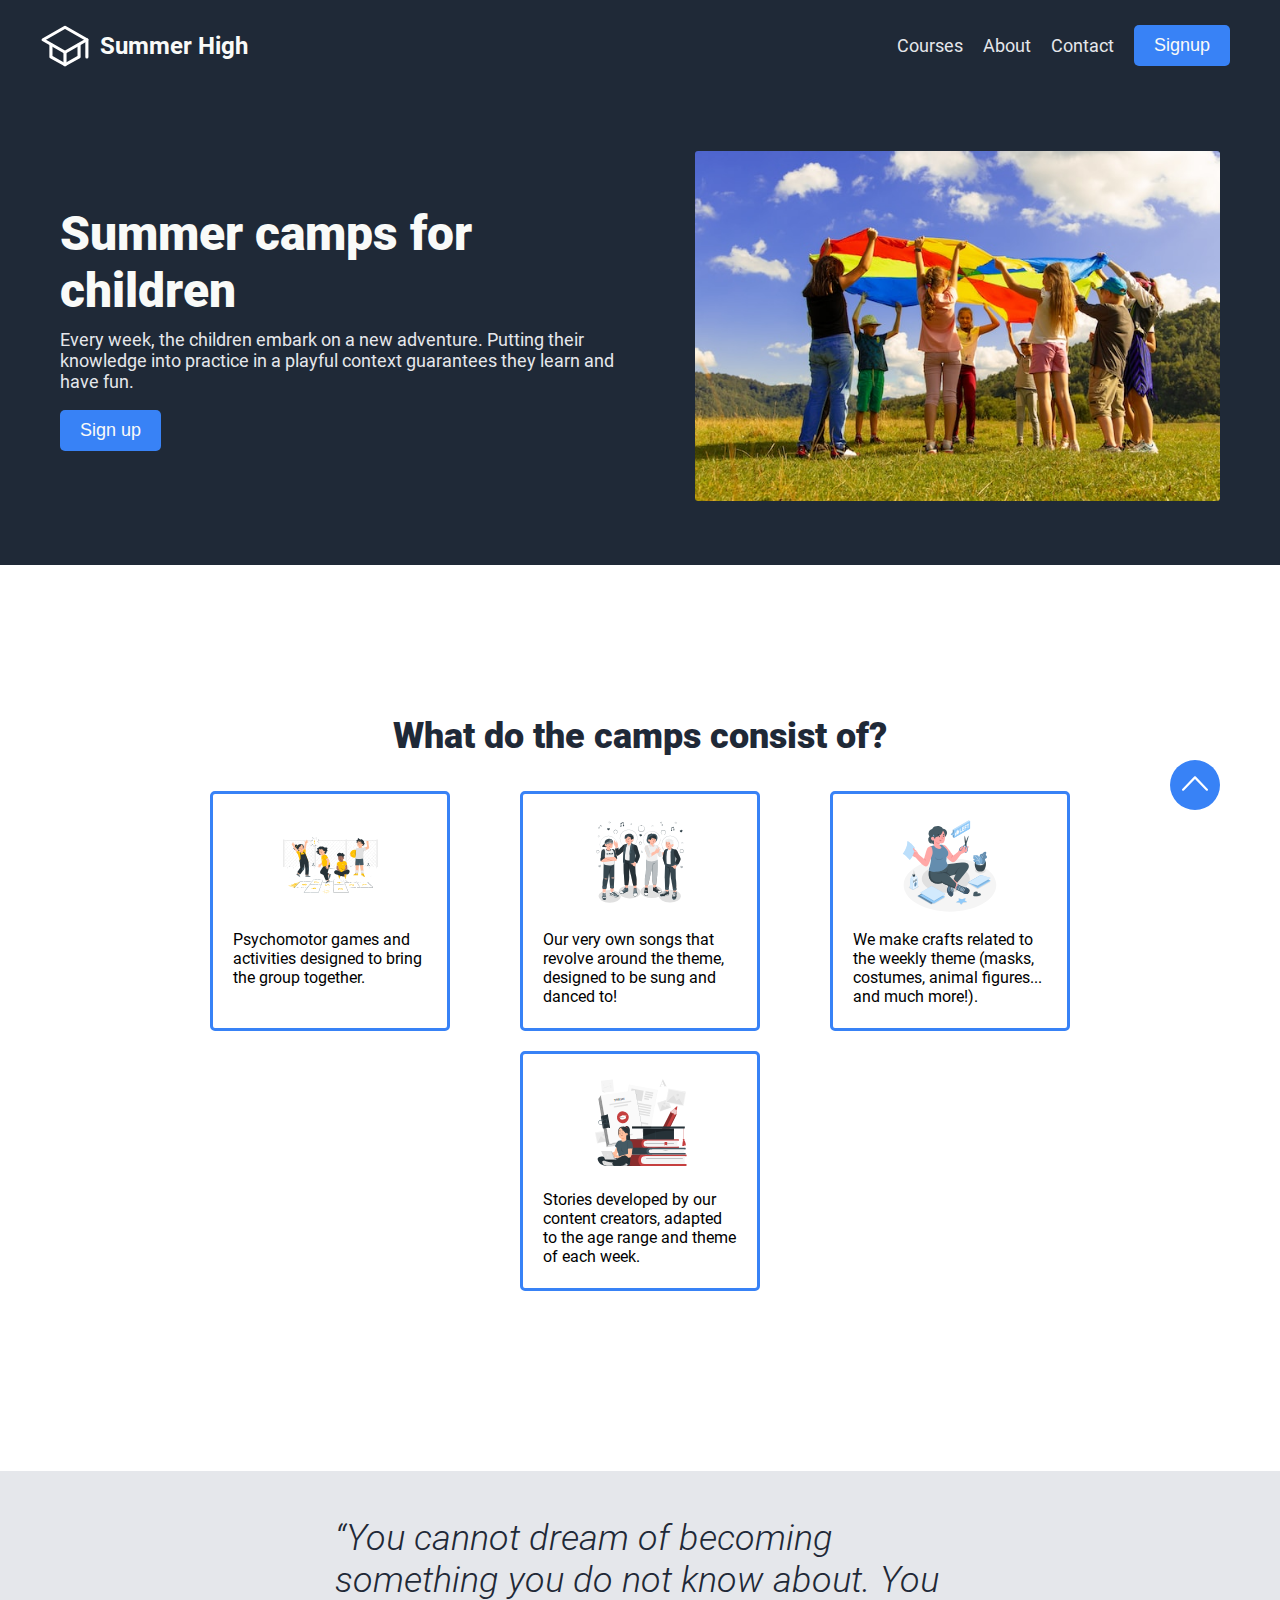
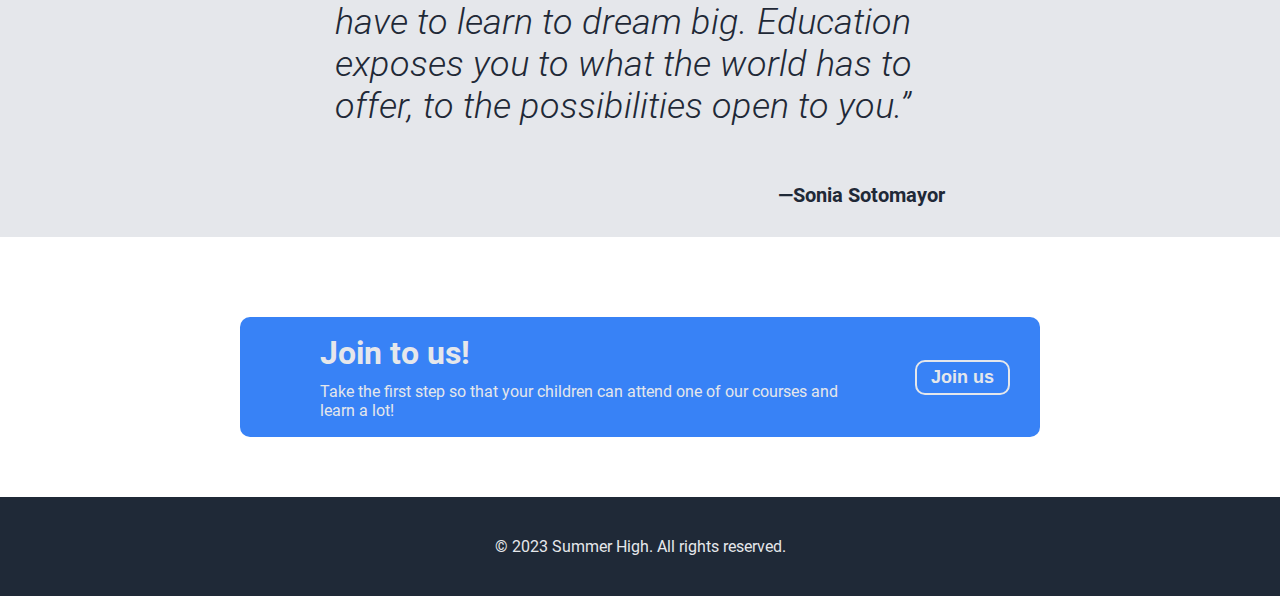
<file: index.html>
<!DOCTYPE html>
<html lang="en">

<head>
  <meta charset="UTF-8" />
  <meta name="viewport" content="width=device-width, initial-scale=1.0" />
  <link rel="stylesheet" href="./styles/globals.css" />
  <link rel="stylesheet" href="./styles/home.css" />
  <title>Summer School Camp For Kids</title>
</head>

<body>
  <header>
    <nav id="nav-top">
      <div class="content-container">
        <div class=" content">
          <div class=" nav-content">
            <a href="./index.html">
              <div class="logo-cont">
                <img src="./assets/icons/school.svg" alt="school-icon" />
                <span class="txt-24">Summer High</span>
              </div>
            </a>
            <ul class="nav-links-cont">
              <li class="courses">
                <a href="./pages/courses.html">Courses</a>
              </li>
              <li>
                <a href="./pages/about.html">About</a>
              </li>
              <li>
                <a href="./pages/contact.html">Contact</a>
              </li>
              <li>
                <a href="./pages/contact.html#contact-sect2">
                  <button class="btn-blue txt-18">
                    Signup
                  </button>
                </a>
              </li>
            </ul>
          </div>
        </div>
      </div>

      <input type="checkbox" id="side-input">
      <label for="side-input" id="side-label"></label>

      <div class="menu">
        <div class="content-container menu-cont">
          <div class="content">
            <ul>
              <li>
                <a href="./pages/courses.html">Courses</a>
              </li>
              <li>
                <a href="./pages/about.html">About</a>
              </li>
              <li>
                <a href="./pages/contact.html">Contact</a>
              </li>
            </ul>
          </div>
        </div>
      </div>

    </nav>
  </header>
  <main>
    <section class="hero content-container ">
      <div class="content ">
        <div class="container">
          <div class="left-box">
            <h1 class="main-text">Summer camps for children</h1>
            <p class="hero-text">
              Every week, the children embark on a new adventure. Putting their
              knowledge into practice in a playful context guarantees they learn
              and have fun.
            </p>
            <button class="btn-blue txt-18">Sign up</button>
          </div>
          <div class="right-box">
            <img src="./assets/images/hero-img.jpg" alt="kids" class="img-hero" />
          </div>
        </div>
      </div>
    </section>
    <section class="section-v-pad">
      <h1 class="info">What do the camps consist of?</h1>
      <div class="blocks-cont">
        <div>
          <img src="./assets/icons/game.svg" alt="game" />
          <p>
            Psychomotor games and activities designed to bring the group
            together.
          </p>
        </div>
        <div>
          <img src="./assets/icons/band.svg" alt="band" />
          <p>
            Our very own songs that revolve around the theme, designed to be
            sung and danced to!
          </p>
        </div>
        <div>
          <img src="./assets/icons/crafts.svg" alt="crafts" />
          <p>
            We make crafts related to the weekly theme (masks, costumes, animal
            figures... and much more!).
          </p>
        </div>
        <div>
          <img src="./assets/icons/book.svg" alt="book" />
          <p>
            Stories developed by our content creators, adapted to the age range
            and theme of each week.
          </p>
        </div>
      </div>
    </section>
    <section class="quote-block">
      <div class="quote">
        <p class="quote-text">
          “You cannot dream of becoming something you do not know about. You
          have to learn to dream big. Education exposes you to what the world
          has to offer, to the possibilities open to you.”
        </p>
        <div class="author-cont">
          <p class="author">—Sonia Sotomayor</p>
        </div>
      </div>
    </section>
    <section class="join-us-block">
      <div class="join-us">
        <h1 class="join-us-heading">Join to us!</h1>
        <p class="join-us-text">
          Take the first step so that your children can attend one of our
          courses and learn a lot!
        </p>
      </div>
      <button class="btn-join-us">Join us</button>
    </section>
    <div class="to-top-cont">
      <a href="#nav-top">
        <button>
          <img src="./assets/icons/to-top.svg" alt="up_arrow" />
        </button>
      </a>
    </div>
  </main>
  <footer>
    <div class="content-container">
      <div class="content">
        <div class="copyright">
          <span>© 2023 Summer High. All rights reserved.</span>

        </div>
      </div>
    </div>
  </footer>
</body>

</html>
</file>
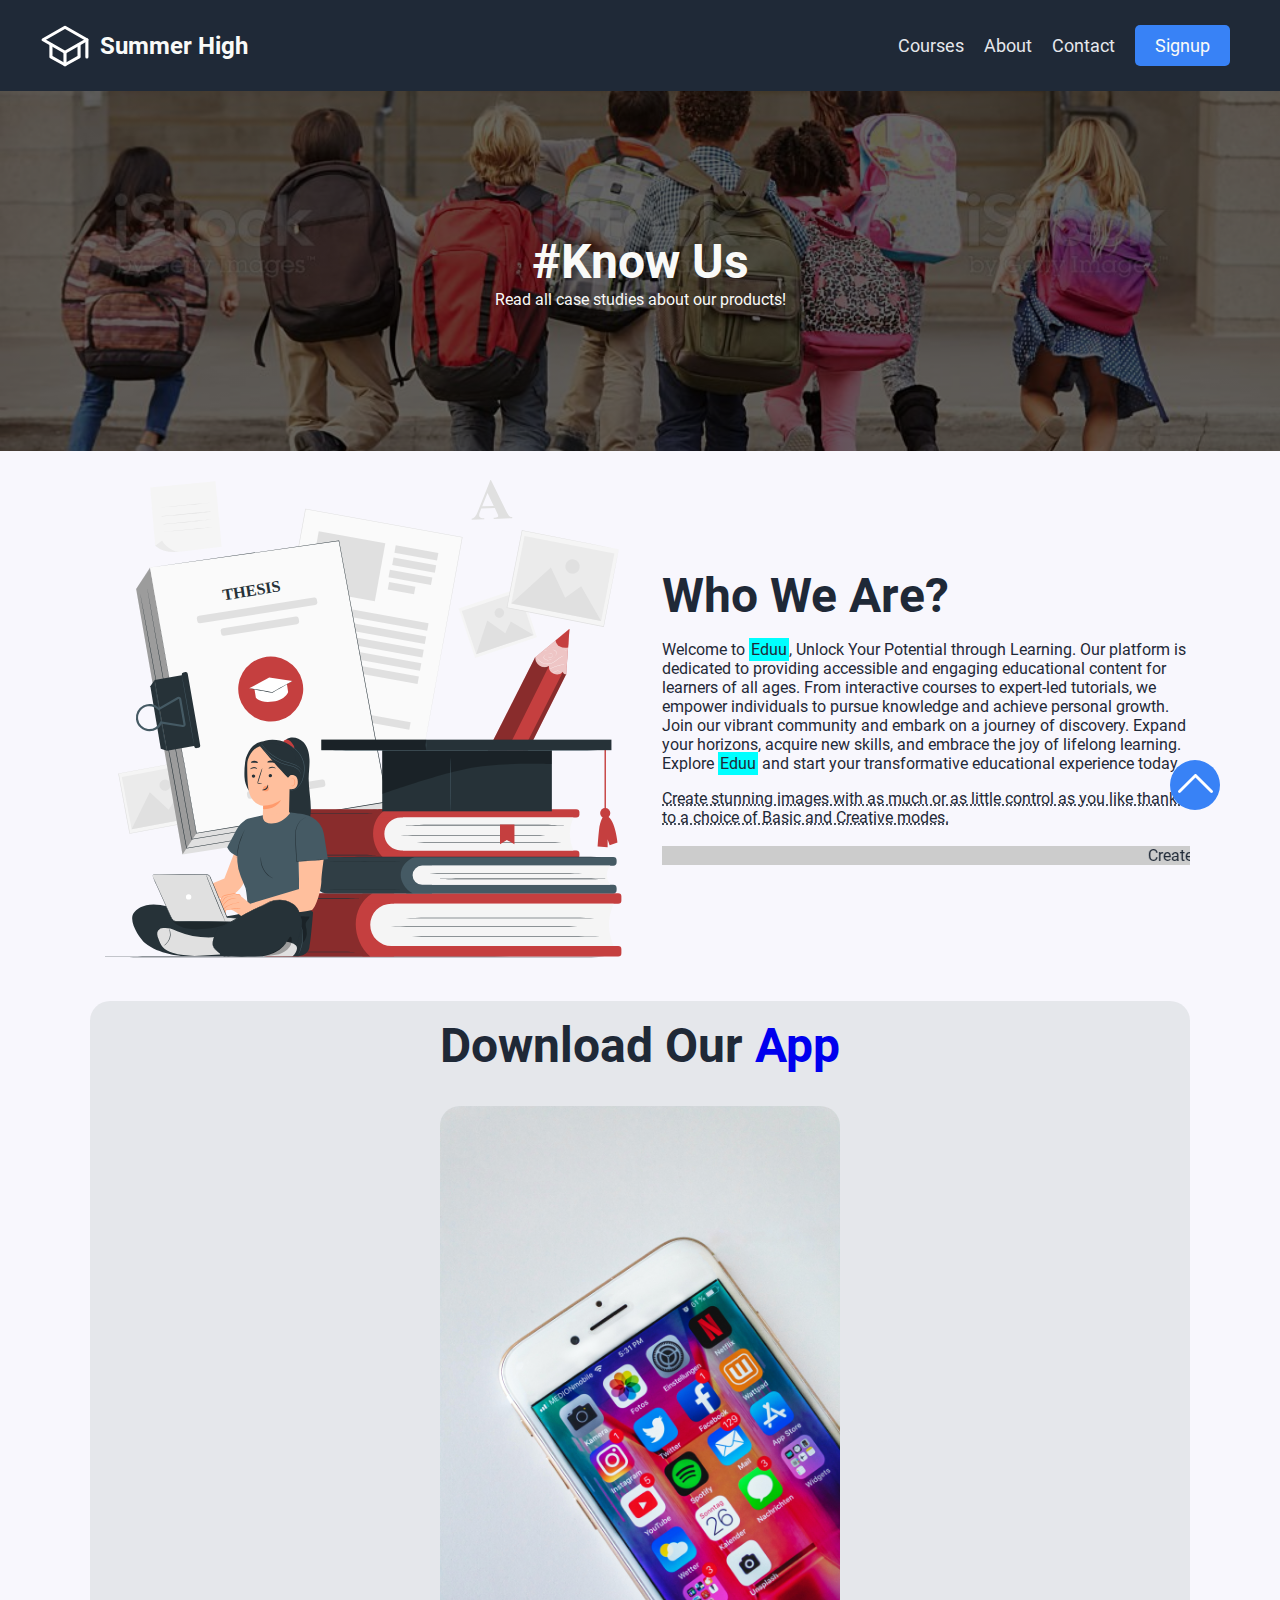
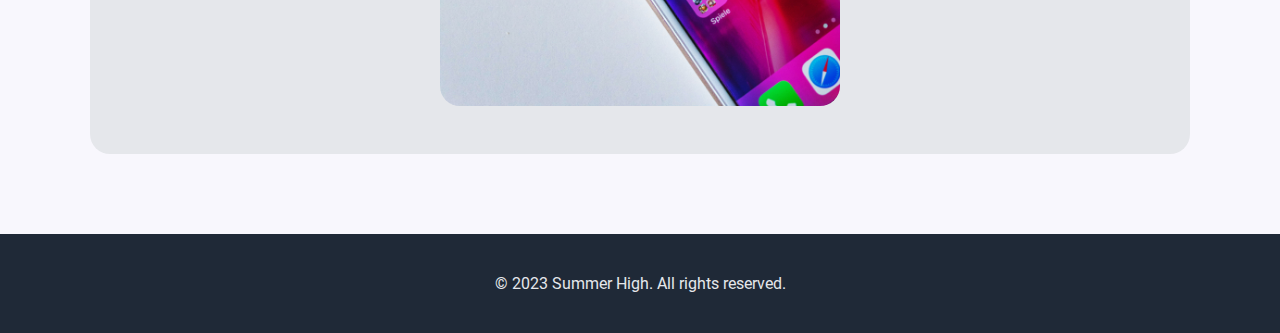
<file: pages/about.html>
<!DOCTYPE html>
<html lang="en">

<head>
    <meta charset="UTF-8">
    <meta name="viewport" content="width=device-width, initial-scale=1.0">
    <link rel="stylesheet" href="../styles/globals.css" />
    <title>About Us</title>

    <link rel="stylesheet" href="../styles/about.css">
</head>

<body>
    <header>
        <nav id="nav-top">
            <div class="content-container">
                <div class=" content">
                    <div class=" nav-content">
                        <a href="../index.html">
                            <div class="logo-cont">
                                <img src="../assets/icons/school.svg" alt="school-icon" />
                                <span class="txt-24">Summer High</span>
                            </div>
                        </a>
                        <ul class="nav-links-cont">
                            <li class="courses">
                                <a href="../pages/courses.html">Courses</a>
                            </li>
                            <li>
                                <a href="../pages/about.html">About</a>
                            </li>
                            <li>
                                <a href="../pages/contact.html">Contact</a>
                            </li>
                            <li>
                                <a href="../pages/contact.html#contact-sect2">
                                    <button class="btn-blue txt-18">
                                        Signup
                                    </button>
                                </a>
                            </li>
                        </ul>
                    </div>
                </div>
            </div>

            <input type="checkbox" id="side-input">
            <label for="side-input" id="side-label"></label>

            <div class="menu">
                <div class="content-container menu-cont">
                    <div class="content">
                        <ul>
                            <li>
                                <a href="../pages/courses.html">Courses</a>
                            </li>
                            <li>
                                <a href="../pages/about.html">About</a>
                            </li>
                            <li>
                                <a href="../pages/contact.html">Contact</a>
                            </li>
                        </ul>
                    </div>
                </div>
            </div>

        </nav>
    </header>
    <main>
        <section class="about-header">
            <div class="inner-about-header">
                <h2>#Know Us</h2>
                <p>Read all case studies about our products! </p>
            </div>
        </section>

        <section class="about-head">
            <div class="inner-about-head container">
                <img src="../assets/icons/book.svg" alt="Study in a omfort zone">
                <div class="about-info">
                    <h2>Who We Are?</h2>
                    <p>
                        Welcome to <span>Eduu</span>,
                        Unlock Your Potential through Learning.
                        Our platform is dedicated to providing accessible and engaging educational content for learners
                        of all ages. From
                        interactive courses to expert-led tutorials, we empower individuals to pursue knowledge and
                        achieve personal growth.
                        Join our vibrant community and embark on a journey of discovery. Expand your horizons, acquire
                        new skills, and
                        embrace the joy of lifelong learning.
                        Explore <span>Eduu</span> and start your transformative educational experience today.
                    </p>
                    <abbr title="">Create stunning images with as much or as little control as you like thanks to a
                        choice of Basic and Creative modes.</abbr>
                    <br><br>
                    <marquee loop="-1" scrollamount="5" width="100%">Create
                        stunning images with as much or as little control as you like thanks to a
                        choice of Basic and Creative modes.
                    </marquee>
                </div>
            </div>
        </section>

        <section class="about-app">
            <div class="inner-about-app container">
                <h1>Download Our <a href="#">App</a> </h1>
                <div>
                    <img width="400px" class="video" src="../assets/images/our-app.jpg" alt="Download Our App">
                </div>
            </div>
        </section>
        <div class="to-top-cont">
            <a href="#nav-top">
                <button>
                    <img src="../assets/icons/to-top.svg" alt="up_arrow" />
                </button>
            </a>
        </div>
    </main>
    <footer>
        <div class="content-container">
          <div class="content">
            <div class="copyright">
              <span>© 2023 Summer High. All rights reserved.</span>
            </div>
          </div>
        </div>
      </footer>
</body>

</html>
</file>
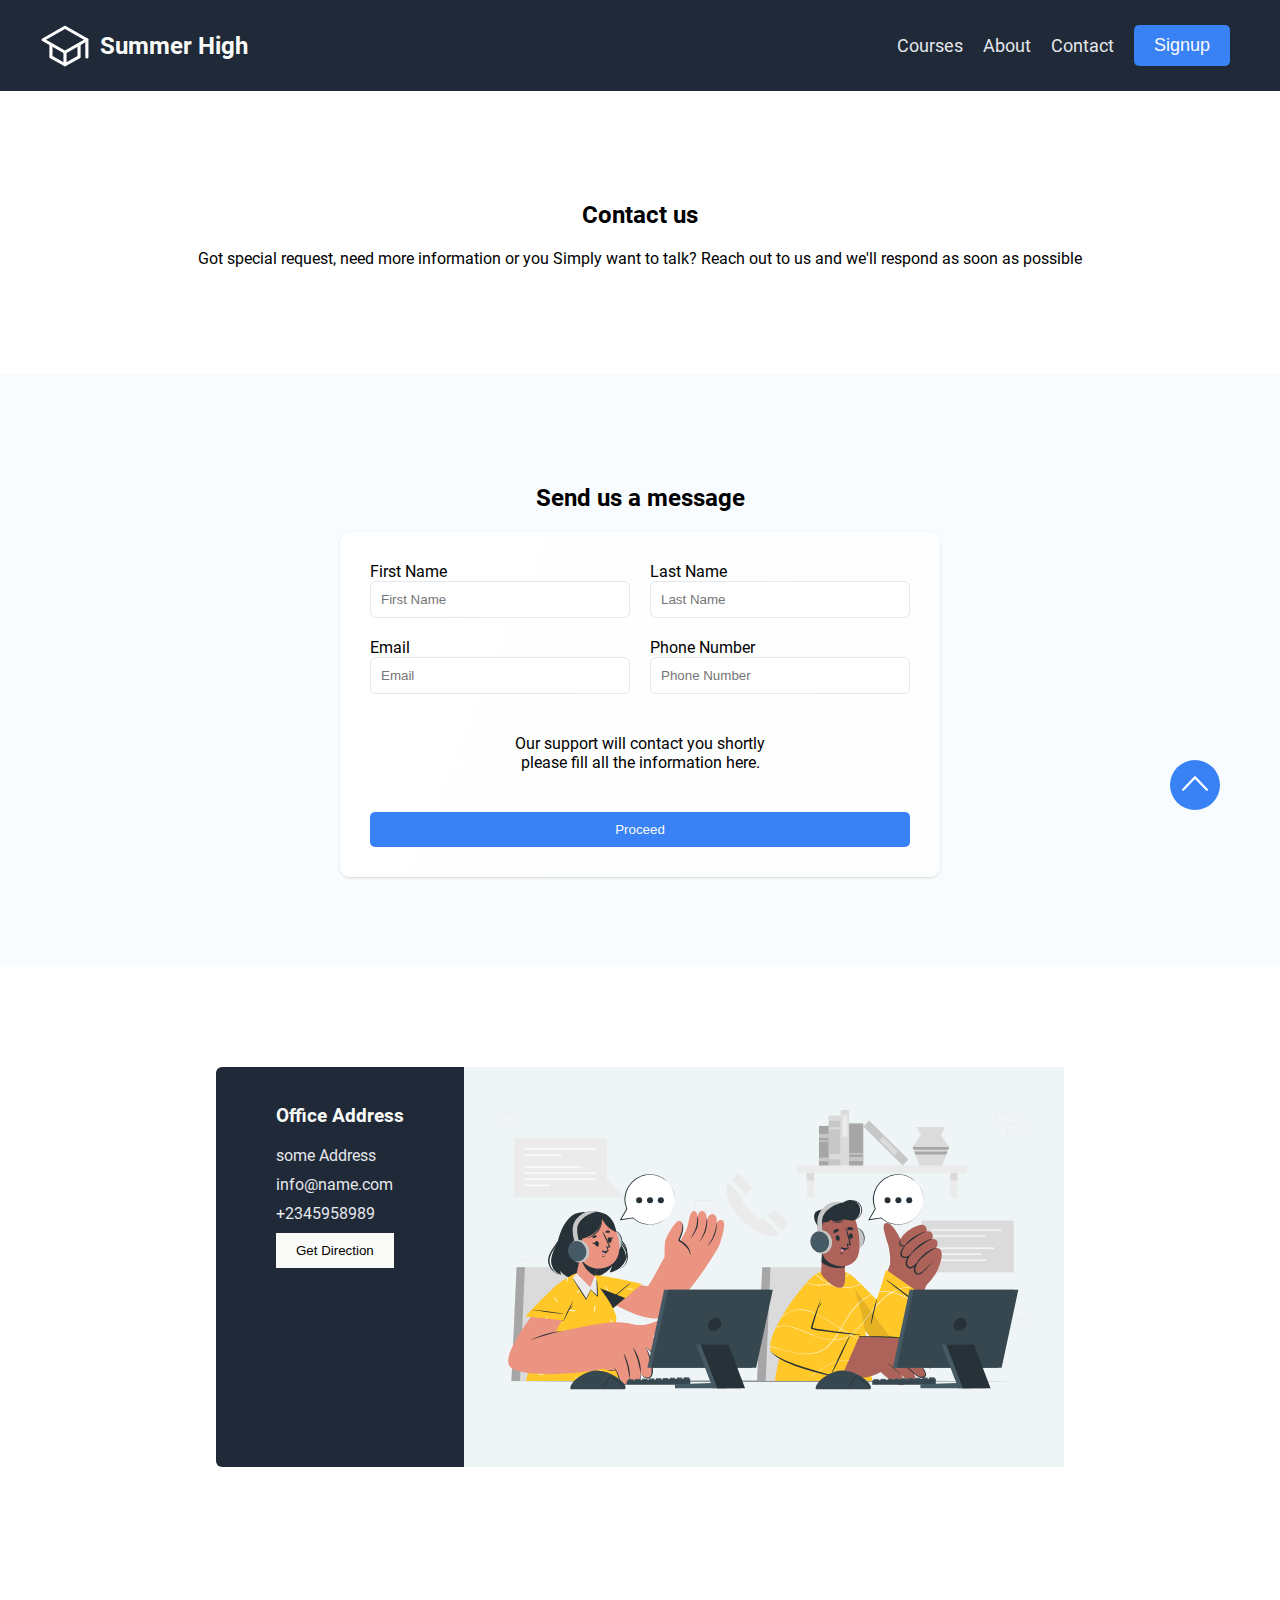
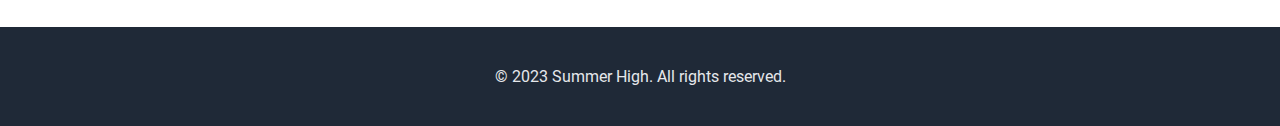
<file: pages/contact.html>
<!DOCTYPE html>
<html lang="en">

<head>
    <meta charset="UTF-8">
    <meta name="viewport" content="width=device-width, initial-scale=1.0">
    <link rel="stylesheet" href="../styles/globals.css" />
    <link rel="stylesheet" href="../styles/contact.css" />
    <title>Document</title>
</head>

<body>
    <header>
        <nav id="nav-top">
            <div class="content-container">
                <div class=" content">
                    <div class=" nav-content">
                        <a href="../index.html">
                            <div class="logo-cont">
                                <img src="../assets/icons/school.svg" alt="school-icon" />
                                <span class="txt-24">Summer High</span>
                            </div>
                        </a>
                        <ul class="nav-links-cont">
                            <li class="courses">
                                <a href="../pages/courses.html">Courses</a>
                            </li>
                            <li>
                                <a href="../pages/about.html">About</a>
                            </li>
                            <li>
                                <a href="../pages/contact.html">Contact</a>
                            </li>
                            <li>
                                <a href="../pages/contact.html#contact-sect2">
                                    <button class="btn-blue txt-18">
                                        Signup
                                    </button>
                                </a>
                            </li>
                        </ul>
                    </div>
                </div>
            </div>

            <input type="checkbox" id="side-input">
            <label for="side-input" id="side-label"></label>

            <div class="menu">
                <div class="content-container menu-cont">
                    <div class="content">
                        <ul>
                            <li>
                                <a href="../pages/courses.html">Courses</a>
                            </li>
                            <li>
                                <a href="../pages/about.html">About</a>
                            </li>
                            <li>
                                <a href="../pages/contact.html">Contact</a>
                            </li>
                        </ul>
                    </div>
                </div>
            </div>

        </nav>
    </header>
    <main class="contact-page-main">
        <section class="content-container section-v-pad">
            <div class="content contact-sect1">

                <h2>Contact us</h2>
                <p>Got special request, need more information or you Simply want to talk? Reach out to us and we'll
                    respond
                    as soon as possible</p>
            </div>
        </section>
        <section class="content-container">
            <div id="contact-sect2" class="content contact-sect2">
                <div class="section-v-pad">
                    <h2>Send us a message</h2>
                    <div>
                        <form class="contact-form">
                            <div class="input-group">
                                <div class="input-item">
                                    <label for="first-name">First Name</label>
                                    <input name="first-name" placeholder="First Name" />
                                </div>
                                <div class="input-item">
                                    <label for="last-name">Last Name</label>
                                    <input name="last-name" placeholder="Last Name" />
                                </div>

                            </div>
                            <div class="input-group">
                                <div class="input-item">
                                    <label for="email">Email</label>
                                    <input name="email" placeholder="Email" />
                                </div>
                                <div class="input-item">
                                    <label for="phone">Phone Number</label>
                                    <input name="phone" placeholder="Phone Number" />
                                </div>
                            </div>
                            <p>Our support will contact you shortly please fill all the information here.</p>
                            <div class="btn-cont">
                                <button class="btn-blue">Proceed</button>
                            </div>
                        </form>
                    </div>
                </div>
            </div>
        </section>
        <section class="content-container section-v-pad">
            <div class="content">
                <div class="contact-card">
                    <div class="contact-address">
                        <h3>Office Address</h3>
                        <ul>
                            <li>some Address</li>
                            <li>info@name.com</li>
                            <li>+2345958989</li>
                        </ul>
                        <button>Get Direction</button>
                    </div>
                    <div class="contact-img">
                        <img src="../assets/icons/contact-us.svg" alt="contact-img" />
                    </div>
                </div>
            </div>
        </section>
        <div class="to-top-cont">
            <a href="#nav-top">
                <button>
                    <img src="../assets/icons/to-top.svg" alt="up_arrow" />
                </button>
            </a>
        </div>
    </main>
    <footer>
        <div class="content-container">
          <div class="content">
            <div class="copyright">
              <span>© 2023 Summer High. All rights reserved.</span>
            </div>
          </div>
        </div>
      </footer>
</body>

</html>
</file>
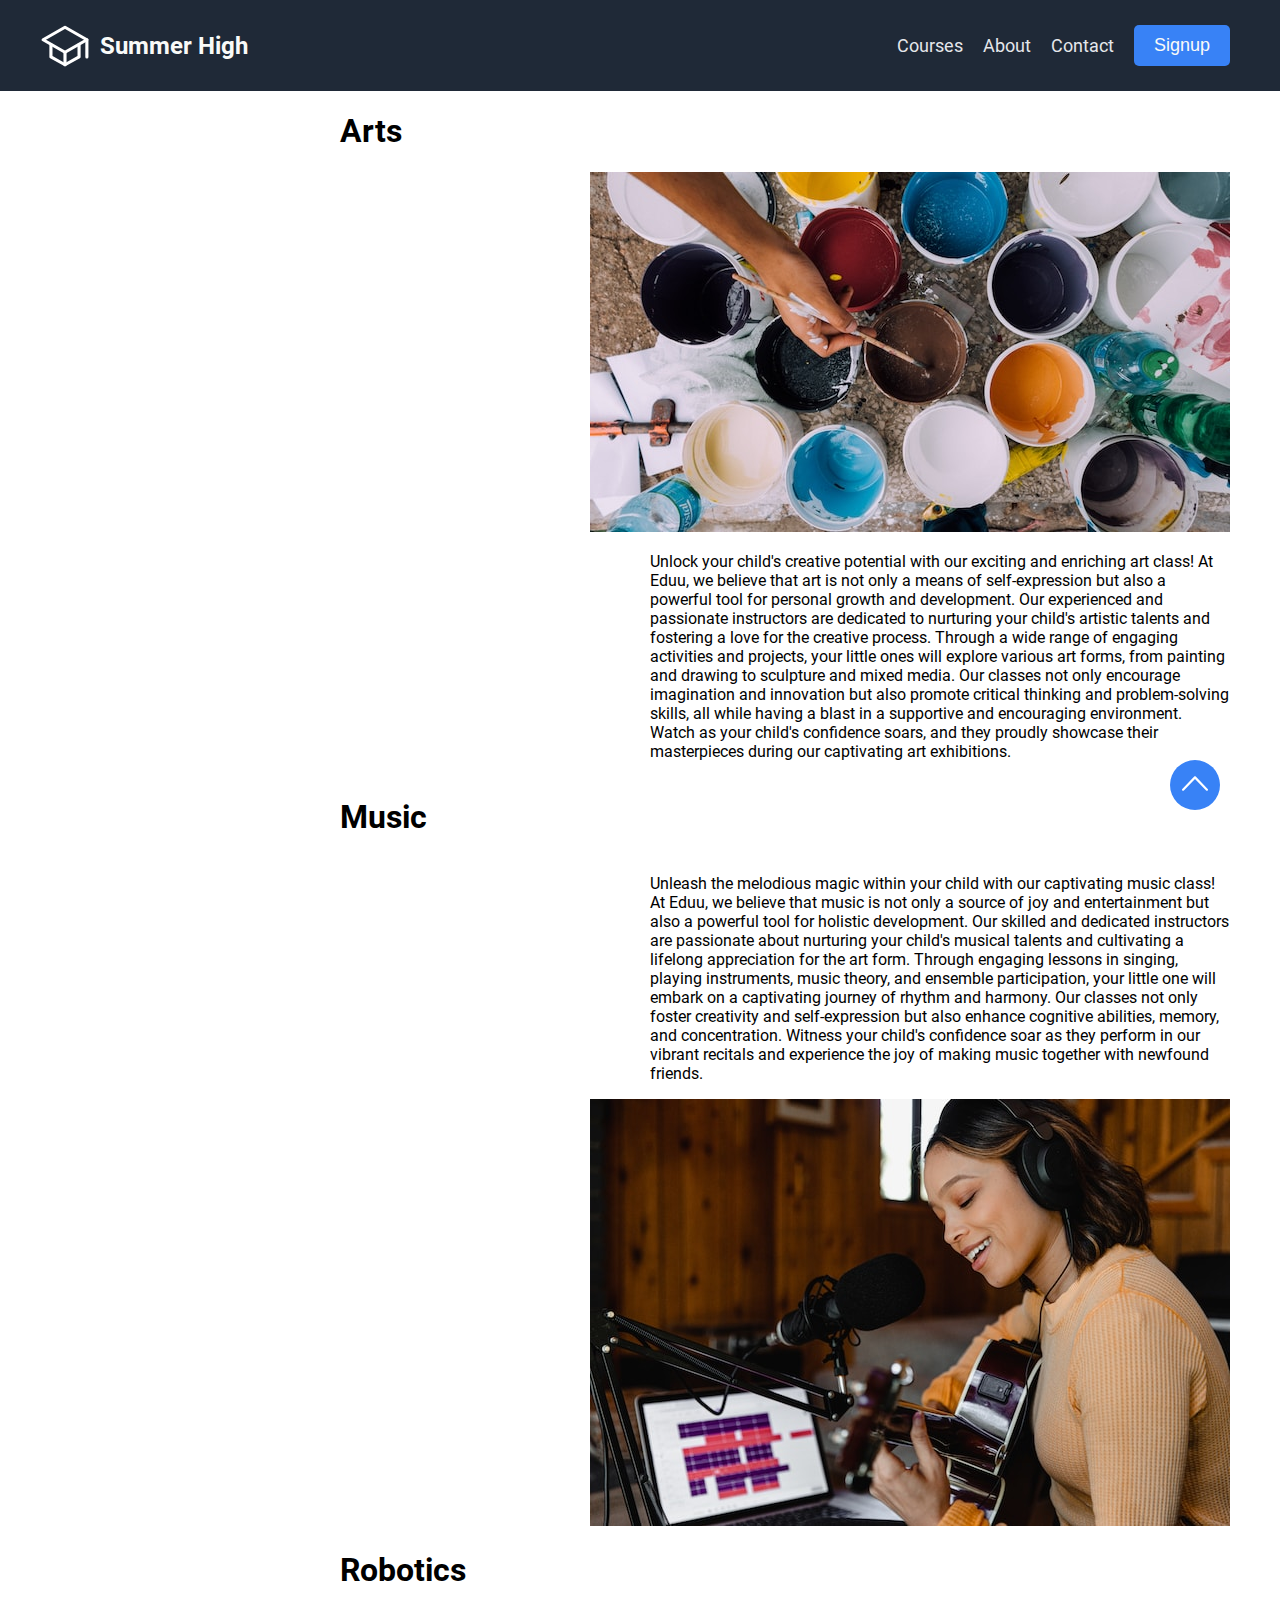
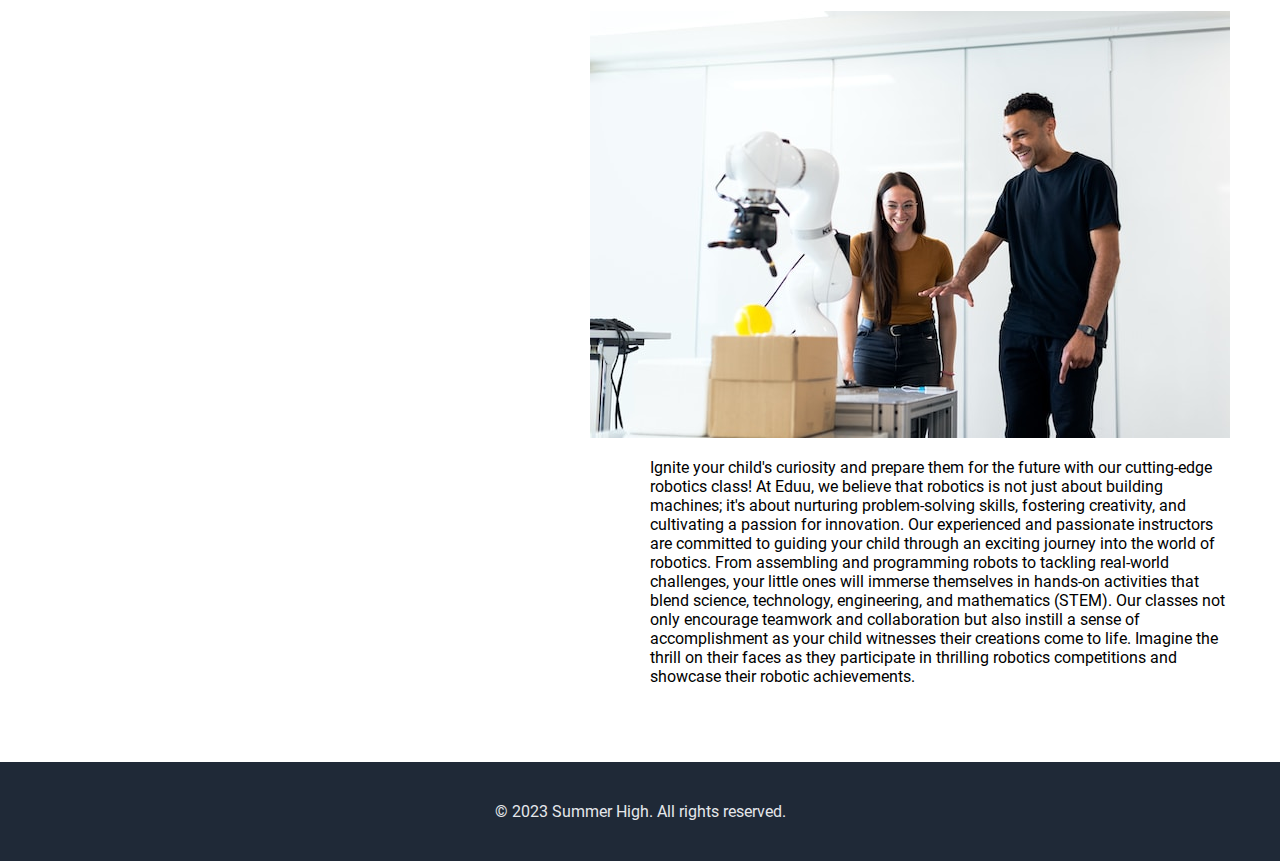
<file: pages/courses.html>
<!DOCTYPE html>
<html lang="en">

<head>
    <meta charset="UTF-8">
    <meta name="viewport" content="width=device-width, initial-scale=1.0">
    <link rel="stylesheet" href="../styles/globals.css" />
    <link rel="stylesheet" href="../styles/courses.css">
    <title>Document</title>
</head>

<body>
    <header>
        <nav id="nav-top">
            <div class="content-container">
                <div class=" content">
                    <div class=" nav-content">
                        <a href="../index.html">
                            <div class="logo-cont">
                                <img src="../assets/icons/school.svg" alt="school-icon" />
                                <span class="txt-24">Summer High</span>
                            </div>
                        </a>
                        <ul class="nav-links-cont">
                            <li class="courses">
                                <a href="../pages/courses.html">Courses</a>
                            </li>
                            <li>
                                <a href="../pages/about.html">About</a>
                            </li>
                            <li>
                                <a href="../pages/contact.html">Contact</a>
                            </li>
                            <li>
                                <a href="../pages/contact.html#contact-sect2">
                                    <button class="btn-blue txt-18">
                                        Signup
                                    </button>
                                </a>
                            </li>
                        </ul>
                    </div>
                </div>
            </div>

            <input type="checkbox" id="side-input">
            <label for="side-input" id="side-label"></label>

            <div class="menu">
                <div class="content-container menu-cont">
                    <div class="content">
                        <ul>
                            <li>
                                <a href="../pages/courses.html">Courses</a>
                            </li>
                            <li>
                                <a href="../pages/about.html">About</a>
                            </li>
                            <li>
                                <a href="../pages/contact.html">Contact</a>
                            </li>
                        </ul>
                    </div>
                </div>
            </div>

        </nav>
    </header>
    <main>
        <section class="content-container">
            <div class="content">
                <h1>Arts</h1>
                <div class="course_item row-reverse">
                    <div><img src="../assets/images/paint.jpg" alt="arts"></div>
                    <p>Unlock your child's creative potential with our exciting and enriching art class! At Eduu, we
                        believe that art is not only a means of self-expression but also a powerful tool for personal
                        growth and development. Our experienced and passionate instructors are dedicated to nurturing
                        your child's artistic talents and fostering a love for the creative process. Through a wide
                        range of engaging activities and projects, your little ones will explore various art forms, from
                        painting and drawing to sculpture and mixed media. Our classes not only encourage imagination
                        and innovation but also promote critical thinking and problem-solving skills, all while having a
                        blast in a supportive and encouraging environment. Watch as your child's confidence soars, and
                        they proudly showcase their masterpieces during our captivating art exhibitions. </p>
                </div>
            </div>
        </section>
        <section class="content-container">
            <div class="content">
                <h1>Music</h1>
                <div class="row-reverse course_item">
                    <p>Unleash the melodious magic within your child with our captivating music class! At Eduu, we
                        believe that music is not only a source of joy and entertainment but also a powerful tool for
                        holistic development. Our skilled and dedicated instructors are passionate about nurturing your
                        child's musical talents and cultivating a lifelong appreciation for the art form. Through
                        engaging lessons in singing, playing instruments, music theory, and ensemble participation, your
                        little one will embark on a captivating journey of rhythm and harmony. Our classes not only
                        foster creativity and self-expression but also enhance cognitive abilities, memory, and
                        concentration. Witness your child's confidence soar as they perform in our vibrant recitals and
                        experience the joy of making music together with newfound friends. </p>
                    <div><img src="../assets/images/sound.jpg" alt="music"></div>
                </div>
            </div>
        </section>
        <section class="content-container">
            <div class="content">
                <h1>Robotics</h1>
                <div class="course_item row-reverse">
                    <div><img src="../assets/images/it.jpg" alt="robotics"></div>
                    <p>Ignite your child's curiosity and prepare them for the future with our cutting-edge robotics
                        class! At Eduu, we believe that robotics is not just about building machines; it's about
                        nurturing problem-solving skills, fostering creativity, and cultivating a passion for
                        innovation. Our experienced and passionate instructors are committed to guiding your child
                        through an exciting journey into the world of robotics. From assembling and programming robots
                        to tackling real-world challenges, your little ones will immerse themselves in hands-on
                        activities that blend science, technology, engineering, and mathematics (STEM). Our classes not
                        only encourage teamwork and collaboration but also instill a sense of accomplishment as your
                        child witnesses their creations come to life. Imagine the thrill on their faces as they
                        participate in thrilling robotics competitions and showcase their robotic achievements.</p>
                </div>
            </div>
        </section>
        <div class="to-top-cont">
            <a href="#nav-top">
                <button>
                    <img src="../assets/icons/to-top.svg" alt="up_arrow" />
                </button>
            </a>
        </div>
    </main>
    <footer>
        <div class="content-container">
            <div class="content">
                <div class="copyright">
                    <span>© 2023 Summer High. All rights reserved.</span>
                </div>
            </div>
        </div>
    </footer>
</body>

</html>
</file>
<file: styles/globals.css>
:root {
  --blue-primary: #3882f6;
  --blue-dark: #1f2937;
  --blue-light: #f9fcff;
  --white-100: #f9faf8;
  --gray-100: #e5e7eb;
}

/* Regular */
@font-face {
  font-family: "Roboto";
  src: url(../assets/fonts/Roboto/Roboto-Regular.ttf) format("truetype");
}

/* Black */
@font-face {
  font-family: "Roboto";
  font-weight: 900;
  src: url(../assets/fonts/Roboto/Roboto-Black.ttf) format("truetype");
}

/* Black Italic */
@font-face {
  font-family: "Roboto";
  font-weight: 900;
  font-style: italic;
  src: url(../assets/fonts/Roboto/Roboto-BlackItalic.ttf)
    format("truetype");
}

/* Bold */
@font-face {
  font-family: "Roboto";
  font-weight: 700;
  src: url(../assets/fonts/Roboto/Roboto-Bold.ttf) format("truetype");
}

/* Bold Italic */
@font-face {
  font-family: "Roboto";
  font-weight: 700;
  font-style: italic;
  src: url(../assets/fonts/Roboto/Roboto-BoldItalic.ttf)
    format("truetype");
}

/* Italic */
@font-face {
  font-family: "Roboto";
  font-style: italic;
  src: url(../assets/fonts/Roboto/Roboto-Italic.ttf) format("truetype");
}

/* Light */
@font-face {
  font-family: "Roboto";
  font-weight: 300;
  src: url(../assets/fonts/Roboto/Roboto-Light.ttf) format("truetype");
}

/* Light Italic */
@font-face {
  font-family: "Roboto Light";
  font-weight: 300;
  font-style: italic;
  src: url(../assets/fonts/Roboto/Roboto-LightItalic.ttf)
    format("truetype");
}

/* Medium */
@font-face {
  font-family: "Roboto";
  font-weight: 500;
  src: url(../assets/fonts/Roboto/Roboto-Medium.ttf) format("truetype");
}

/* Medium Italic */
@font-face {
  font-family: "Roboto";
  font-weight: 500;
  font-style: italic;
  src: url(../assets/fonts/Roboto/Roboto-MediumItalic.ttf)
    format("truetype");
}

/* Thin Italic */
@font-face {
  font-family: "Roboto";
  font-weight: 100;
  font-style: italic;
  src: url(../assets/fonts/Roboto/Roboto-ThinItalic.ttf)
    format("truetype");
}

* {
  box-sizing: border-box;
}
html {
  scroll-behavior: smooth;
}
body {
  font-family: "Roboto", sans-serif;
  margin: 0;
  min-width: 250px;
}
a {
  text-decoration: none;
}
ul {
  list-style: none;
  margin: 0;
  padding: 0;
}
li {
  list-style-type: none;
}
input {
  border: none;
  outline: none;
}
button {
  border: none;
  cursor: pointer;
}
nav {
  background-color: var(--blue-dark);
  color: var(--gray-100);
}
nav a,
footer a {
  color: var(--gray-100);
  font-size: 18px;
}
.txt-48 {
  font-size: 48px;
  font-weight: bolder;
}
.txt-24 {
  font-size: 24px;
  font-weight: bold;
}
.txt-24,
.txt-48 {
  color: var(--white-100);
}
.txt-18 {
  font-size: 18px;
  color: var(--gray-100);
}
.content-container {
  display: flex;
  justify-content: center;
}
.content-container .content {
  width: 100%;
  max-width: 1600px;
  padding: 0px 20px;
}
.nav-container {
  width: 100%;
}
.btn-blue {
  padding: 10px 20px;
  background-color: var(--blue-primary);
  border-radius: 5px;
  outline: none;
  color: var(--white-100);
}
.section-v-pad {
  padding-top: 90px;
  padding-bottom: 90px;
}
.nav-content {
  display: flex;
  align-items: center;
  justify-content: space-between;
  padding: 20px 0px;
}
.logo-cont {
  display: flex;
  align-items: center;
}
.logo-cont img {
  height: 50px;
  width: auto;
  margin-right: 10px;
}
.nav-links-cont {
  display: none;
}

.nav-links-cont li {
  padding: 5px 10px;
}

.menu {
  max-height: 0px;
  overflow: hidden;
  transition: max-height 0.5s ease;
}
.menu-cont {
  border-top: 1px solid #e7e7e993;
}
.menu ul {
  padding: 20px 0px;
}
.menu ul > li {
  margin: 5px 0px;
}
input#side-input {
  display: none;
}
#side-label {
  position: absolute;
  top: 20px;
  right: 20px;
  width: 30px;
  height: 30px;
  background-image: url(../assets/icons/menu.png);
  background-size: cover;
  background-repeat: no-repeat;
  background-position: center center;
  cursor: pointer;
}
input:checked ~ #side-label {
  background-image: url(../assets/icons/close.png);
}
input:checked ~ .menu {
  max-height: 200px;
}

.to-top-cont {
  position: fixed;
  bottom: 10%;
  right: 60px;
  display: flex;
  align-items: center;
  justify-content: center;
}
.to-top-cont button {
  width: 50px;
  height: 50px;
  border-radius: 50%;
  background-color: var(--blue-primary);
}
.to-top-cont img {
  width: 70%;
  height: auto;
}
footer {
  background-color: var(--blue-dark);
  color: var(--gray-100);
  padding: 40px 0px;
  margin-top: 60px;
}

.copyright{
  text-align: center;
}




@media screen and (min-width: 1280px) {
  .content-container .content {
    padding: 0px 60px;
  }
}
@media screen and (min-width: 1024px) {
  .foots-cont {
    display: flex;
    flex-direction: row;
    justify-content: space-between;
    flex-wrap: wrap;
  }
  footer .foots {
    margin: 20px 0px;
  }
}
@media screen and (min-width: 640px) {
  .content-container .content {
    padding: 0px 40px;
  }
  #side-label {
    display: none;
  }
  .nav-links-cont {
    display: flex;
    align-items: center;
  }
  .menu {
    display: none;
  }
}
</file>
<file: styles/home.css>
/*Hero Section*/
.hero {
  background-color: var(--blue-dark);
  width: auto;
}

.container {
  display: flex;
  flex-wrap: wrap;
  width: auto;
  justify-content: space-between;
  align-items: center;
  padding: 40px 0px;
}
.left-box,
.right-box {
  margin: 20px;
}
.left-box {
  background-color: transparent;
  width: 350px;
  flex-grow: 1;
}

.main-text {
  color: #f9faf8;
  font-size: 48px;
  font-weight: 900;
  margin: 0;
}

.hero-text {
  color: #e5e7eb;
  font-size: 18px;
  margin-top: 10px;
}

.img-hero {
  height: 350px;
  width: auto;
  border-radius: 3px;
}

/*Info Section*/
.info {
  display: flex;
  flex-wrap: wrap;
  margin-top: 60px;
  color: #1f2937;
  font-size: 36px;
  font-weight: 900;
  justify-content: center;
}

.blocks-cont {
  display: flex;
  flex-flow: row wrap;
  margin: 0 150px;
  justify-content: space-evenly;
  align-items: center;
}
.blocks-cont div {
  display: flex;
  flex-direction: column;
  align-items: center;
 border-radius: 5px;
  border: 3px solid var(--blue-primary);
  padding: 20px;
  max-width: 240px;
  height: 240px;
  margin: 10px;
}

.blocks-cont img {
  width: 100px;
  height: 100px;
  margin: 0 auto;
}

/*Quote Section*/
.quote-block {
  margin: 80px 0 80px 0;
  background-color: var(--gray-100);
}

.quote {
 
  max-width: 850px;
  margin: 0 auto;
  padding: 10px 120px;
  color: var(--blue-dark);
}

.quote-text {
  font-family: Roboto Light;
  font-size: 36px;
  font-style: italic;
}
.author-cont {
  display: flex;
  justify-content: flex-end;
}
.author {
  font-size: 20px;
  font-weight: 600;
}

/*Join us Section*/
.join-us-block {
  display: flex;
  background-color: #3882f6;
  flex-direction: row;
  align-items: center;
  justify-content: center;
  height: 120px;
  max-width: 800px;
  margin: 0 auto;
  border-radius: 10px;
  color: #e5e7eb;
}

.join-us {
  margin: 40px 10px 40px 80px;
  flex: 2;
}

.join-us-heading {
  margin: 0 0 10px 0;
}

.join-us-text {
  margin: 0 20px 0 0;
}

.btn-join-us {
  background-color: transparent;
  padding: 5px 14px;
  border: 2px #1f2937;
  color: #e5e7eb;
  font-size: 18px;
  font-weight: 700;
  border: 2px solid #e5e7eb;
  border-radius: 10px;
  margin: 0 30px 0 20px;
  cursor: pointer;
}
</file>
<file: styles/about.css>
/* Body Start */
* {
    box-sizing: border-box;
    margin: 0;
    padding: 0;
}



body,
button,
input {
    font-family: "Roboto", sans-serif;
    font-size: 1rem;
}

body {
    background-color: hsl(250, 60%, 98%);
    color: #f9faf8;
}


img {
    max-width: 100%;
    height: auto;
}

button{
    outline: none;
}

/* LAYOUT */
.container {
    max-width: 1100px;
    margin-left: auto;
    margin-right: auto;
}

/* BUTTONS */
.button {
    display: inline-block;
    align-items: center;
    background-color: #3882f6;
    color: #e5e7eb;
    padding: .5rem 1.4rem;
    border-radius: .4rem;
    margin-top: 10px;
    border: none;
    outline: none;
}

/* About Page */
.about-header {
    width: 100%;
    height: 40vh;
}


.inner-about-header {
    background-image: linear-gradient(rgba(0, 0, 0, 0.6), rgba(0, 0, 0, 0.6)),
        url("../assets/images/a1.jpeg");
    width: 100%;
    height: 100%;
    background-size: cover;
    background-position: center;
    display: flex;
    flex-direction: column;
    justify-content: center;
    align-items: center;
}

.inner-about-header>h2,
.about-info h2 {
    font-size: 48px;
    font-weight: bolder;
}

/* about-head */
.about-head {
    width: 100%;
}

.inner-about-head {
    display: flex;
    justify-content: space-between;
    align-items: center;
}

.inner-about-head > img {
    width: 50%;
    height: auto;
}

.about-info {
    width: 48%;
}

.about-info h2, .about-info p, .about-info abbr, .about-info marquee {
    margin-bottom: 1rem;
    color: #1f2937;
}

.about-info p span {
    background-color: aqua;
    padding: 2px;
}

.about-info marquee {
    background-color: #ccc;
}

/* about-app */
.about-app {
    width: 100%;
    margin-bottom: 5rem;
}

.inner-about-app {
    background-color: #e5e7eb;
    border-radius: 20px;
    display: flex;
    flex-direction: column;
    justify-content: center;
    align-items: center;
}

.inner-about-app h1 {
    color: #1f2937;
    font-size: 48px;
    font-weight: bolder;
    margin: 1rem 0;
}

.inner-about-app > div {
    display: flex;
    justify-content: center;
    align-items: center;
    width: 100%;
}

.inner-about-app > div > .video {
    margin: 1rem 0 3rem;
    border-radius: 20px;
}


/* Start Media Query */
@media (max-width: 1090px) {
    .inner-about-app {
        border-radius: 0;
    }
}

@media (max-width: 799px) {
    .inner-about-head {
        display: flex;
        flex-direction: column;
        justify-content: center;
        align-items: center;
    }
    .inner-about-head > img {
        width: 80%;
        height: auto;
    }
    .about-info {
        width: 80%;
        margin-bottom: 1rem;
    }
    .about-app {
        margin-left: auto;
        margin-right: auto;
        width: 80%;
        margin-bottom: 3rem;
    }
    .video {
        max-width: 80%;
    }
}

@media (max-width: 650px) {
    .inner-about-app h1 {
        font-size: 45px;
        margin: 1rem 0 .5rem;
    }
}

@media (max-width: 477px) {
    .inner-about-app h1 {
        font-size: 30px;
        padding: 0 25px;
        margin: 1rem 0 .5rem;
    }
}
</file>
<file: styles/contact.css>
.contact-sect1 {
  text-align: center;
}
.contact-sect2 {
  background-color: var(--blue-light);
  padding: 40px 0px;
}
/* .contact-sect2>div{
    padding: 40px 0px;
} */
.contact-sect2 h2 {
  text-align: center;
}
.contact-form {
  margin: 0 auto;
  padding: 20px;
  background: linear-gradient(112.04deg, #fff, #fcfdfd 130.71%);
  box-shadow: 0 1px 0 rgba(63, 63, 68, 0.05), 0 1px 3px rgba(63, 63, 68, 0.15);
  border-radius: 10px;
  max-width: 600px;
}
.contact-form .input-group {
  display: flex;
  flex-flow: row wrap;
}
.contact-form .input-item {
  width: 50%;
  display: flex;
  flex-direction: column;
  padding: 10px;
  min-width: 120px;
}
.contact-form p {
  margin: 20px auto;
  text-align: center;
  max-width: 300px;
  padding: 10px;
}

.contact-form .btn-cont {
  padding: 10px;
}
.contact-form button {
  width: 100%;
}
.input-item input {
  border: 1px solid rgb(226, 232, 240);
  padding: 10px;
  border-radius: 6px;
}

.contact-card {
  display: flex;
  flex-flow: row wrap;
  justify-content: center;
}
.contact-card div {
  margin: 10px 0px;
}
.contact-address {
  color: var(--gray-100);
  background-color: var(--blue-dark);
  padding: 20px 60px;
  border-top-left-radius: 6px;
  border-bottom-left-radius: 6px;
}
.contact-address h3 {
  color: var(--white-100);
}
.contact-address ul li {
  margin: 10px 0px;
}
.contact-address button {
  padding: 10px 20px;
  background: var(--white-100);
}
.contact-img {
  background-color: #eff5f6;
  height: 400px;
}
.contact-img img {
  min-width: 200px;
  width: auto;
  height: 100%;
}
</file>
<file: styles/courses.css>
main {
    display: flex;
    flex-direction: column;
    justify-content: center;
    align-items: center;
}
.course_item div,p {
    padding: 0px 10px;

}

.course_item p {
    max-width: 600px;
   
}

.row-reverse {
    display: flex;
    flex-direction: row-reverse;
    flex-wrap: wrap;
}

.content h1 {
    margin-left: 300px;
}
</file>
